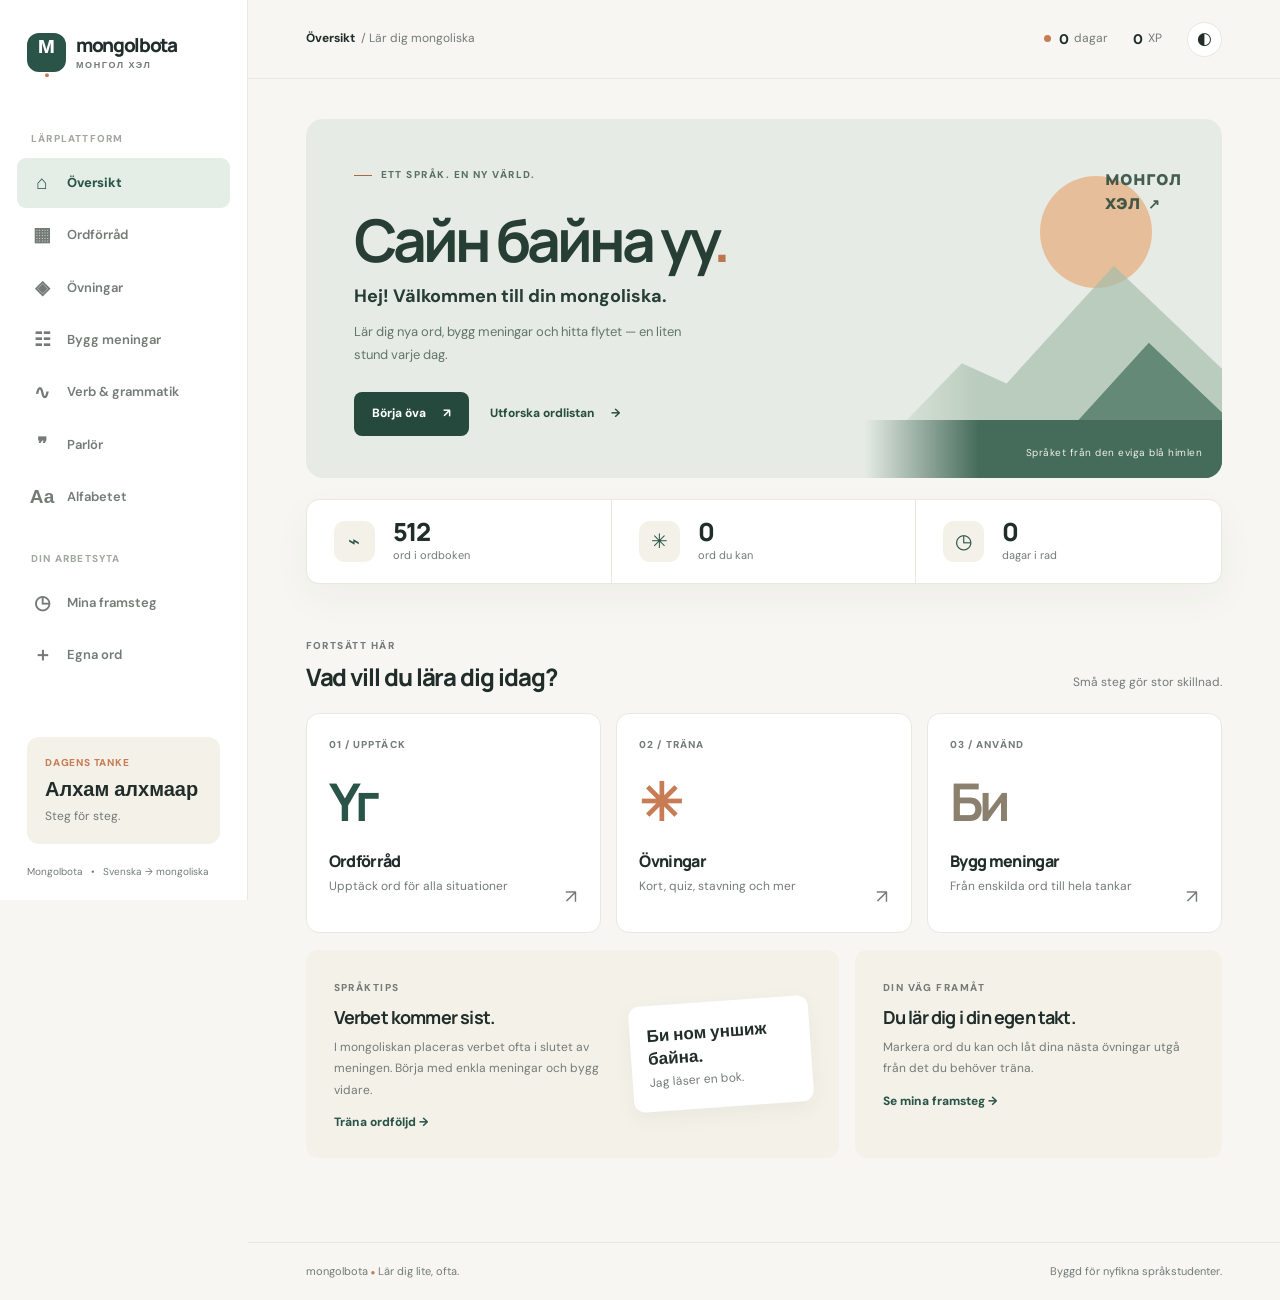
<file: index.html>
<!doctype html>
<html lang="sv">
<head>
  <meta charset="utf-8">
  <meta name="viewport" content="width=device-width, initial-scale=1, viewport-fit=cover">
  <meta name="theme-color" content="#f7f6f2">
  <meta name="description" content="Lär dig mongoliska på svenska. Ordförråd, användbara fraser, grammatik och interaktiva övningar.">
  <title>Mongolbota — Lär dig mongoliska</title>
  <link rel="preconnect" href="https://fonts.googleapis.com">
  <link rel="preconnect" href="https://fonts.gstatic.com" crossorigin>
  <link href="https://fonts.googleapis.com/css2?family=DM+Sans:wght@400;500;600;700&family=Manrope:wght@400;500;600;700;800&display=swap" rel="stylesheet">
  <link rel="stylesheet" href="style.css">
  <script src="data.js" defer></script>
  <script src="app.js" defer></script>
</head>
<body>
  <div class="shell">
    <aside class="sidebar" aria-label="Huvudmeny">
      <a class="logo" href="#hem" aria-label="Mongolbota, till startsidan">
        <span class="logo-mark" aria-hidden="true">м<span>.</span></span>
        <span><strong>mongolbota</strong><small>МОНГОЛ ХЭЛ</small></span>
      </a>
      <p class="nav-caption">LÄRPLATTFORM</p>
      <nav class="nav" id="nav">
        <button data-page="hem" class="nav-link active"><span class="nav-ic">⌂</span> Översikt</button>
        <button data-page="ord" class="nav-link"><span class="nav-ic">▦</span> Ordförråd</button>
        <button data-page="ova" class="nav-link"><span class="nav-ic">◈</span> Övningar</button>
        <button data-page="meningar" class="nav-link"><span class="nav-ic">☷</span> Bygg meningar</button>
        <button data-page="verb" class="nav-link"><span class="nav-ic">∿</span> Verb & grammatik</button>
        <button data-page="parlor" class="nav-link"><span class="nav-ic">❞</span> Parlör</button>
        <button data-page="alfabet" class="nav-link"><span class="nav-ic">Аа</span> Alfabetet</button>
      </nav>
      <p class="nav-caption nav-caption-second">DIN ARBETSYTA</p>
      <nav class="nav">
        <button data-page="framsteg" class="nav-link"><span class="nav-ic">◷</span> Mina framsteg</button>
        <button data-page="minaord" class="nav-link"><span class="nav-ic">＋</span> Egna ord</button>
      </nav>
      <div class="sidebar-bottom">
        <div class="side-note"><span class="side-note-label">Dagens tanke</span><span class="side-note-mn">Алхам алхмаар</span><span>Steg för steg.</span></div>
        <span class="edition">Mongolbota <span>•</span> Svenska → mongoliska</span>
      </div>
    </aside>
    <div class="main-column">
      <header class="topbar">
        <div class="crumb"><span class="crumb-mobile">mongolbota</span><span id="current-location">Översikt</span><span class="crumb-soft">/ Lär dig mongoliska</span></div>
        <div class="top-tools"><span class="top-stat" title="Din dagliga studieaktivitet"><span class="stat-dot"></span><strong id="top-streak">0</strong> dagar</span><span class="top-stat xp-label"><strong id="top-xp">0</strong> XP</span><button class="round-icon" id="theme-btn" title="Växla ljust och mörkt läge" aria-label="Växla färgtema">◐</button></div>
      </header>
      <main id="app-main">
        <section class="page" id="page-hem">
          <div class="hero">
            <div class="hero-text"><span class="eyebrow hero-kicker"><span class="mini-line"></span> ETT SPRÅK. EN NY VÄRLD.</span><h1>Сайн байна уу<span class="hero-dot">.</span></h1><p class="hero-translation">Hej! Välkommen till din mongoliska.</p><p class="hero-desc">Lär dig nya ord, bygg meningar och hitta flytet — en liten stund varje dag.</p><div class="hero-actions"><button class="button dark" data-go="ova">Börja öva <span>↗</span></button><button class="button hero-secondary" data-go="ord">Utforska ordlistan <span>→</span></button></div></div>
            <div class="hero-art" aria-hidden="true"><div class="sun"></div><div class="mount mountain-back"></div><div class="mount mountain-front"></div><div class="ground"></div><div class="hero-script">монгол<br>хэл<span>↗</span></div><div class="art-caption">Språket från den eviga blå himlen</div></div>
          </div>
          <div class="quick-stats" id="home-stats"></div>
          <div class="section-row"><div><span class="eyebrow">FORTSÄTT HÄR</span><h2>Vad vill du lära dig idag?</h2></div><span class="section-hint">Små steg gör stor skillnad.</span></div>
          <div class="learning-grid">
            <button class="learning-card" data-go="ord"><span class="tile-number">01 / UPPTÄCK</span><span class="tile-symbol glyph">Үг</span><span class="tile-copy"><strong>Ordförråd</strong><span>Upptäck ord för alla situationer</span></span><span class="tile-arrow">↗</span></button>
            <button class="learning-card" data-go="ova"><span class="tile-number">02 / TRÄNA</span><span class="tile-symbol">✳</span><span class="tile-copy"><strong>Övningar</strong><span>Kort, quiz, stavning och mer</span></span><span class="tile-arrow">↗</span></button>
            <button class="learning-card" data-go="meningar"><span class="tile-number">03 / ANVÄND</span><span class="tile-symbol glyph">Би</span><span class="tile-copy"><strong>Bygg meningar</strong><span>Från enskilda ord till hela tankar</span></span><span class="tile-arrow">↗</span></button>
          </div>
          <div class="home-bottom"><div class="home-tip"><div><span class="eyebrow">SPRÅKTIPS</span><h3>Verbet kommer sist.</h3><p>I mongoliskan placeras verbet ofta i slutet av meningen. Börja med enkla meningar och bygg vidare.</p><button class="link-button" data-go="meningar">Träna ordföljd <span>→</span></button></div><div class="tip-example"><span>Би ном уншиж байна.</span><small>Jag läser en bok.</small></div></div><div class="home-guide"><span class="eyebrow">DIN VÄG FRAMÅT</span><h3>Du lär dig i din egen takt.</h3><p>Markera ord du kan och låt dina nästa övningar utgå från det du behöver träna.</p><button class="link-button" data-go="framsteg">Se mina framsteg <span>→</span></button></div></div>
        </section>
        <section class="page" id="page-ord" hidden>
          <div class="page-heading"><span class="eyebrow">ORD & BETYDELSE</span><h1>Utforska ordförrådet<span class="period">.</span></h1><p>Från de första hälsningsfraserna till användbara vardagsord. Sök och välj ett ämne.</p></div>
          <div class="word-toolbar"><div class="search-wrap"><span>⌕</span><input type="search" id="word-search" aria-label="Sök ord" placeholder="Sök på svenska, mongoliska eller latin…"></div><select id="word-sort" aria-label="Sortering"><option value="category">Sortera: Kategori</option><option value="az">Mongoliska A–Ö</option><option value="sv">Svenska A–Ö</option></select><button class="button outline" data-go="minaord">+ Lägg till</button></div>
          <div class="filter-strip" id="word-categories"></div><div class="list-meta"><span id="word-count"></span><button class="text-control" id="word-only-saved" aria-pressed="false">☆ Endast sparade</button></div>
          <div class="word-grid" id="word-grid"></div><div class="pagination" id="word-pagination"></div>
        </section>
        <section class="page" id="page-ova" hidden>
          <div class="page-heading"><span class="eyebrow">INTERAKTIV TRÄNING</span><h1>Öva på ditt sätt<span class="period">.</span></h1><p>Alla ord kan förekomma i övningarna. Välj en aktivitet och låt orden komma tillbaka tills de sitter.</p></div>
          <div class="mode-grid" id="mode-grid">
            <button class="mode-tile active" data-mode="kort"><span class="mode-graphic">▤</span><b>Ordkort</b><small>Vänd och repetera</small></button>
            <button class="mode-tile" data-mode="quiz"><span class="mode-graphic">◈</span><b>Flervalsquiz</b><small>Välj rätt översättning</small></button>
            <button class="mode-tile" data-mode="stava"><span class="mode-graphic">Аа</span><b>Stava</b><small>Skriv med kyrilliska</small></button>
            <button class="mode-tile" data-mode="para"><span class="mode-graphic">⇄</span><b>Para ihop</b><small>Hitta rätt par</small></button>
          </div>
          <div class="practice-controls"><label for="practice-category">Träna ämne</label><select id="practice-category"></select><label class="switch-label"><input type="checkbox" id="practice-saved"> Bara sparade ord</label><span class="muted" id="practice-pool-size"></span></div>
          <div class="exercise-card" id="practice-stage" aria-live="polite"></div>
        </section>
        <section class="page" id="page-meningar" hidden>
          <div class="page-heading"><span class="eyebrow">SPRÅK I PRAKTIKEN</span><h1>Bygg meningar<span class="period">.</span></h1><p>Lär dig ordföljd med riktiga vardagsmeningar, eller använd <em>hela ditt ordförråd</em> i strukturerade meningar.</p></div>
          <div class="sentence-tabs" id="sentence-tabs"><button data-sentmode="vardag" class="selected">Vardagliga meningar</button><button data-sentmode="ordbank">Hela ordförrådet</button></div>
          <div class="practice-controls" id="sentence-filters"><label for="sentence-category">Välj innehåll</label><select id="sentence-category"></select><span class="muted" id="sentence-coverage"></span></div>
          <div class="exercise-card sentence-stage"><div class="exercise-top"><span class="eyebrow" id="sent-type">ÖVNING 01</span><span class="muted" id="sent-step"></span></div><div class="thin-progress"><span id="sent-progress"></span></div><p class="prompt-label" id="sent-prompt-label">Bygg meningen på mongoliska</p><h2 class="sentence-question" id="sent-question"></h2><div class="answer-area" id="sent-answer"></div><p class="prompt-label">Välj orden i rätt ordning</p><div class="token-bank" id="sent-bank"></div><div id="sent-feedback" class="feedback"></div><p id="sent-note" class="muted"></p><div class="exercise-footer"><button class="button outline" id="sent-reset">Börja om</button><button class="button subtle" id="sent-skip">Hoppa över</button><button class="button dark push-right" id="sent-check">Kontrollera →</button></div></div>
        </section>
        <section class="page" id="page-verb" hidden>
          <div class="page-heading"><span class="eyebrow">FÖRSTÅ SPRÅKET</span><h1>Verb & grammatik<span class="period">.</span></h1><p>Utforska hur mongoliska verb ändras med tiden, och testa om du kan välja rätt form.</p></div>
          <div class="grammar-grid"><div class="grammar-pick"><div class="eyebrow">VÄLJ ETT VERB</div><div id="verb-list" class="grammar-list"></div></div><div class="grammar-content"><div class="verb-intro" id="verb-title"></div><div class="verb-form-grid" id="verb-forms"></div><div id="verb-note" class="call-note"></div></div></div>
          <div class="exercise-card grammar-quiz"><div class="exercise-top"><div><span class="eyebrow">SNABBÖVNING</span><h2>Vilken verbform passar?</h2></div><button class="button outline" id="verb-next">Ny fråga ↗</button></div><div class="grammar-question" id="verb-question"></div><div class="option-grid" id="verb-options"></div><div id="verb-feedback" class="feedback" aria-live="polite"></div></div>
          <details class="grammar-info"><summary>Vokalharmoni – en snabbguide</summary><p>Ändelser anpassas efter vokalerna i ordets stam. I verböversikten ser du exempel på hur varje ord förändras. Vissa verb har oregelbundna eller anpassade stammar.</p><p>Exempel: <span class="mn">явсан</span> (åkte), <span class="mn">идсэн</span> (åt), <span class="mn">өгсөн</span> (gav).</p></details>
        </section>
        <section class="page" id="page-parlor" hidden>
          <div class="page-heading"><span class="eyebrow">FÖR RESAN OCH VARDAGEN</span><h1>Din mongoliska parlör<span class="period">.</span></h1><p>Fraser för vardag, shopping, resor och möten. Använd ögonikonen för att öva utan facit.</p></div>
          <div class="word-toolbar"><div class="search-wrap"><span>⌕</span><input id="phrase-search" type="search" placeholder="Sök efter en fras…" aria-label="Sök fraser"></div><label class="switch-label reveal-check"><input id="phrase-hide" type="checkbox"> Dölj mongoliskan</label></div><div class="phrase-jump" id="phrase-jump"></div><div id="phrase-list" class="phrase-sections"></div>
        </section>
        <section class="page" id="page-alfabet" hidden>
          <div class="page-heading"><span class="eyebrow">BÖRJA FRÅN GRUNDEN</span><h1>Lär dig alfabetet<span class="period">.</span></h1><p>Mongolisk kyrilliska har 35 bokstäver, inklusive Ө och Ү. Klicka på en bokstav för att se hur den används.</p></div>
          <div class="alphabet-intro"><div><span class="eyebrow">KÄNN IGEN TECKNEN</span><h2>А Б В Г Д <span>Ө Ү</span></h2><p>Vissa bokstäver ser bekanta ut men kan låta annorlunda än på svenska. Uttalsguiden är ungefärlig.</p></div><div class="alphabet-count"><strong>35</strong><span>bokstäver</span></div></div><div class="alphabet-grid" id="alphabet-grid"></div><div class="alphabet-detail" id="alphabet-detail"></div>
        </section>
        <section class="page" id="page-framsteg" hidden>
          <div class="page-heading"><span class="eyebrow">DIN UTVECKLING</span><h1>Mina framsteg<span class="period">.</span></h1><p>Du samlar erfarenhet genom att öva och kan markera vilka ord du redan behärskar. Sparas i den här webbläsaren.</p></div>
          <div class="progress-cards" id="progress-cards"></div><div class="dashboard-split"><div class="box"><span class="eyebrow">ORD I DIN BANK</span><h2>Det du kan växer.</h2><div class="large-meter"><span id="progress-fill"></span></div><p class="muted" id="progress-caption"></p><button class="button dark" data-go="ova">Fortsätt träna →</button></div><div class="box"><span class="eyebrow">SPARAD INFORMATION</span><h2>Dina övningar stannar här.</h2><p>XP, dagar i rad och ord du markerat som kända sparas lokalt. Dina egna ord kan exporteras till en JSON-fil som säkerhetskopia.</p><button class="button outline" id="progress-export">Exportera egna ord ↓</button><button class="text-control reset-link" id="progress-reset">Nollställ XP och inlärda ord</button></div></div>
        </section>
        <section class="page" id="page-minaord" hidden>
          <div class="page-heading"><span class="eyebrow">ANPASSA LÄRPLATTFORMEN</span><h1>Egna ord<span class="period">.</span></h1><p>Fyll på med ord och fraser som du själv vill lära dig. De kommer automatiskt med i samtliga ordövningar och i meningsövningarna med hela ordförrådet.</p></div>
          <div class="edit-grid"><div class="box"><span class="eyebrow">ETT ORD I TAGET</span><h2>Lägg till ett ord</h2><form id="word-form" class="add-form"><label>Mongoliska (kyrilliska)<input id="new-mn" required maxlength="90" placeholder="Жишээ нь: Хайр" autocomplete="off"></label><label>Svensk översättning<input id="new-sv" required maxlength="150" placeholder="T.ex. kärlek" autocomplete="off"></label><label>Kategori<input id="new-cat" list="category-suggestions" placeholder="Välj eller skriv eget ämne" maxlength="48" autocomplete="off"></label><datalist id="category-suggestions"></datalist><label>Anteckning (valfritt)<input id="new-note" maxlength="250" placeholder="T.ex. användning eller uttal"></label><button type="submit" class="button dark">Spara ord →</button></form></div><div class="box"><span class="eyebrow">FLERA ORD PÅ EN GÅNG</span><h2>Importera JSON</h2><p>Du kan importera en lista med samma format som <code>words.json</code>. Dubbletter hoppas över. Inget konto behövs.</p><textarea id="json-input" rows="8" spellcheck="false" aria-label="Klistra in JSON" placeholder='[{"mn":"Морь","sv":"Häst","cat":"Djur"}]'></textarea><div class="button-row"><button id="json-import" class="button outline">Importera ord</button><button id="words-export" class="button subtle">Exportera egna ↓</button></div><p class="muted">Vid publicering kan du även redigera <code>words.json</code> för att ändra grundlistan.</p></div></div>
          <div class="box own-box"><div class="section-row compact"><div><span class="eyebrow">SPARADE I WEBBLÄSAREN</span><h2>Mina tillagda ord</h2></div><span class="muted" id="own-count">0 ord</span></div><div id="own-list"></div></div>
        </section>
      </main>
      <footer class="footer"><span>mongolbota <span class="footer-dot">●</span> Lär dig lite, ofta.</span><span>Byggd för nyfikna språkstudenter.</span></footer>
    </div>
  </div>
  <nav class="mobile-nav" aria-label="Mobilnavigation"><button data-page="hem" class="active"><span>⌂</span>Hem</button><button data-page="ord"><span>▦</span>Ord</button><button data-page="ova"><span>◈</span>Öva</button><button data-page="meningar"><span>☷</span>Meningar</button><button data-page="mer"><span>☰</span>Mer</button></nav>
  <div id="mobile-menu" class="mobile-menu" hidden><div class="mobile-menu-head"><strong>Utforska mer</strong><button id="mobile-close" aria-label="Stäng menyn">✕</button></div><button data-page="verb">Verb & grammatik →</button><button data-page="parlor">Parlör →</button><button data-page="alfabet">Alfabetet →</button><button data-page="framsteg">Mina framsteg →</button><button data-page="minaord">Egna ord →</button></div>
  <div id="toast" role="status" class="toast" hidden></div>
</body>
</html>
</file>
<file: style.css>
:root{--bg:#f7f6f2;--surface:#fff;--ink:#212d2a;--muted:#747b76;--line:#e7e8e1;--green:#295447;--green-2:#386b5d;--sage:#e4eee6;--orange:#c87c55;--peach:#f1e5d8;--paper:#f4f1e9;--shadow:0 14px 38px rgba(37,59,48,.045);--radius:15px;color-scheme:light}
:root[data-theme="dark"]{--bg:#181d1b;--surface:#222927;--ink:#edf0e9;--muted:#a0aba4;--line:#38403b;--green:#d0e9d7;--green-2:#b6dbc3;--sage:#354c3e;--orange:#eda77d;--peach:#42382f;--paper:#292f2b;--shadow:0 14px 38px rgba(0,0,0,.1);color-scheme:dark}
*,*::before,*::after{box-sizing:border-box}html{scroll-behavior:smooth;scroll-padding-top:90px}body{margin:0;background:var(--bg);color:var(--ink);font:14px/1.6 'DM Sans',sans-serif;-webkit-font-smoothing:antialiased}button,input,textarea,select{font:inherit}button{cursor:pointer}button:disabled{cursor:default;opacity:.5}a{color:inherit;text-decoration:none}[hidden]{display:none!important}:focus-visible{outline:2px solid var(--orange);outline-offset:3px}h1,h2,h3,p{margin:0}h1,h2,h3{font-family:Manrope,'DM Sans',sans-serif;letter-spacing:-.045em;line-height:1.27}h1{font-size:clamp(32px,3.8vw,49px);font-weight:700}h2{font-size:24px;font-weight:750}h3{font-size:18px}small{font-size:12px}button{color:inherit}.mn,.glyph{font-family:'DM Sans',sans-serif;letter-spacing:-.025em}.muted{color:var(--muted);font-size:13px}.eyebrow{font-size:10px;font-weight:800;letter-spacing:.145em;color:var(--muted)}.period{color:var(--orange)}.shell{display:grid;grid-template-columns:248px minmax(0,1fr);min-height:100vh}.sidebar{position:sticky;top:0;height:100vh;background:var(--surface);border-right:1px solid var(--line);display:flex;flex-direction:column;padding:33px 17px 18px;overflow:auto;z-index:20}.logo{display:flex;gap:10px;align-items:center;padding:0 10px;margin-bottom:59px}.logo-mark{width:39px;height:39px;border-radius:12px;background:var(--green);color:var(--surface);display:grid;place-items:center;font-size:24px;font-weight:700;line-height:1}.logo-mark span{color:var(--orange)}.logo strong{display:block;letter-spacing:-.07em;font-family:Manrope,sans-serif;font-size:19px;font-weight:800;line-height:1.3}.logo small{display:block;letter-spacing:.18em;font-size:9px;font-weight:700;color:var(--muted)}.nav-caption{padding:0 14px;margin:0 0 11px;font-size:10px;font-weight:800;letter-spacing:.12em;color:#a1a8a0}.nav-caption-second{margin-top:28px}.nav{display:grid;gap:2px}.nav-link{display:flex;align-items:center;gap:13px;background:transparent;text-align:left;border:0;width:100%;padding:10px 13px;border-radius:9px;font-weight:600;font-size:13px;color:var(--muted);transition:background .16s,color .16s}.nav-link:hover{color:var(--ink);background:var(--bg)}.nav-link.active{background:var(--sage);color:var(--green);font-weight:800}.nav-ic{font-size:19px;width:24px;display:inline-flex;align-items:center;justify-content:center;color:inherit;font-family:'DM Sans',sans-serif;font-weight:600}.sidebar-bottom{margin-top:auto;padding:24px 10px 2px}.side-note{background:var(--paper);border-radius:12px;padding:18px;display:grid;gap:3px;color:var(--muted);font-size:12px}.side-note-label{font-size:10px;letter-spacing:.08em;font-weight:800;color:var(--orange);text-transform:uppercase}.side-note-mn{color:var(--ink);font-size:20px;font-weight:700;line-height:1.5}.edition{display:block;font-size:10px;color:var(--muted);margin-top:20px}.edition span{margin:0 5px}.main-column{min-width:0;display:flex;flex-direction:column}.topbar{height:79px;display:flex;align-items:center;justify-content:space-between;padding:0 clamp(24px,4.5vw,74px);border-bottom:1px solid var(--line);background:var(--bg);position:sticky;top:0;z-index:10}.crumb{font-size:12px;font-weight:750}.crumb-mobile{display:none}.crumb-soft{font-weight:400;color:var(--muted);margin-left:6px}.top-tools{display:flex;align-items:center;gap:25px}.top-stat{display:flex;align-items:center;gap:5px;font-size:12px;color:var(--muted)}.top-stat strong{font-size:14px;color:var(--ink);font-weight:800}.stat-dot{width:7px;height:7px;background:var(--orange);border-radius:50%;margin-right:3px}.round-icon{border:1px solid var(--line);border-radius:50%;width:35px;height:35px;background:var(--surface);font-size:17px}main{width:min(100%,1280px);margin:0 auto;padding:40px clamp(24px,4.5vw,74px) 84px;flex:1}.page{animation:page-in .22s ease-out}@keyframes page-in{from{opacity:.65;transform:translateY(5px)}to{opacity:1;transform:translateY(0)}}.footer{padding:20px clamp(24px,4.5vw,74px);display:flex;justify-content:space-between;gap:14px;border-top:1px solid var(--line);font-size:11px;color:var(--muted)}.footer-dot{color:var(--orange);font-size:8px}.page-heading{margin:8px 0 31px}.page-heading h1{margin:8px 0 11px}.page-heading p{font-size:14px;max-width:630px;color:var(--muted);line-height:1.8}.hero{display:grid;grid-template-columns:1.22fr .78fr;min-height:347px;border-radius:17px;background:#e6ece5;overflow:hidden;color:#273e34}.hero-text{padding:48px 20px 42px 48px;display:flex;flex-direction:column;align-items:flex-start;justify-content:center;z-index:1}.hero-kicker{color:#5a7065;display:flex;align-items:center;gap:9px}.mini-line{width:18px;height:1px;background:#a66a48}.hero h1{font-size:clamp(37px,4.6vw,60px);letter-spacing:-.067em;font-family:Manrope,sans-serif;margin:20px 0 2px;white-space:nowrap}.hero-dot{color:#bb764e}.hero-translation{font-weight:750;font-size:18px;margin:2px 0 9px}.hero-desc{max-width:340px;color:#627569;line-height:1.8;font-size:13px}.hero-actions{display:flex;gap:12px;align-items:center;margin-top:26px;flex-wrap:wrap}.button{border:1px solid transparent;padding:11px 17px;border-radius:8px;display:inline-flex;align-items:center;justify-content:center;gap:17px;font-size:12px;font-weight:750;min-height:42px;transition:transform .15s,border-color .15s,background .15s}.button:hover:not(:disabled){transform:translateY(-1px)}.button.dark{background:#254a3d;color:#fff}.button.outline{border-color:var(--line);background:var(--surface);color:var(--ink)}.button.subtle{background:transparent;color:var(--muted)}.hero-secondary{background:transparent;color:#284e3e;padding-inline:8px}.hero-art{position:relative;overflow:hidden;isolation:isolate}.hero-art::after{content:'';position:absolute;inset:0 0 0 -1px;background:linear-gradient(90deg,#e6ece5 0%,transparent 32%);pointer-events:none}.sun{position:absolute;width:112px;height:112px;border-radius:50%;background:#e7be9a;right:70px;top:57px}.mount{position:absolute;bottom:-24px;width:125%;left:0;height:80%;clip-path:polygon(0 80%,15% 56%,25% 63%,49% 22%,78% 65%,92% 51%,100% 70%,100% 100%,0 100%)}.mountain-back{background:#a5bdac;opacity:.68;transform:translate(30px,-12px)}.mountain-front{background:#648a77;transform:translate(65px,65px)}.ground{position:absolute;height:58px;bottom:0;left:0;right:0;background:#456c5a}.hero-script{position:absolute;top:47px;right:41px;z-index:1;font-family:Manrope,sans-serif;font-weight:800;font-size:20px;line-height:1.2;color:#274638;opacity:.85}.hero-script span{font-size:14px;margin-left:8px}.art-caption{position:absolute;bottom:17px;right:20px;z-index:1;font-size:10px;letter-spacing:.05em;color:#eef1e6}.quick-stats{display:grid;grid-template-columns:repeat(3,1fr);background:var(--surface);border:1px solid var(--line);border-radius:13px;margin:21px 0 49px;box-shadow:var(--shadow)}.quick-stat{padding:18px 27px;display:flex;align-items:center;gap:18px}.quick-stat:not(:last-child){border-right:1px solid var(--line)}.quick-stat strong{font-family:Manrope,sans-serif;font-size:25px;font-weight:800;letter-spacing:-.05em;line-height:1.1}.quick-stat span{display:block;color:var(--muted);font-size:11px}.quick-stat .q-icon{width:41px;height:41px;border-radius:11px;background:var(--paper);color:var(--green);font-size:20px;display:grid;place-items:center;flex:0 0 auto}.section-row{display:flex;align-items:end;justify-content:space-between;gap:20px;margin:0 0 21px}.section-row h2{margin-top:7px}.section-hint{font-size:12px;color:var(--muted)}.learning-grid{display:grid;grid-template-columns:repeat(3,minmax(0,1fr));gap:15px}.learning-card{min-width:0;text-align:left;background:var(--surface);border:1px solid var(--line);border-radius:13px;padding:23px 22px 19px;min-height:220px;display:flex;flex-direction:column;position:relative;transition:border-color .2s,transform .2s,box-shadow .2s}.learning-card:hover{transform:translateY(-3px);border-color:#9db9a7;box-shadow:var(--shadow)}.tile-number{font-size:10px;font-weight:800;letter-spacing:.11em;color:var(--muted)}.tile-symbol{font-family:Manrope,sans-serif;color:var(--green);font-size:52px;font-weight:700;line-height:1.3;letter-spacing:-.075em;margin:15px 0 13px}.learning-card:nth-child(2) .tile-symbol{color:var(--orange)}.learning-card:nth-child(3) .tile-symbol{color:#8b806e}.tile-copy strong{font-family:Manrope,sans-serif;display:block;font-size:16px;letter-spacing:-.04em;font-weight:800}.tile-copy span{color:var(--muted);font-size:12px;margin-top:2px;display:block}.tile-arrow{position:absolute;right:23px;bottom:20px;font-size:19px;color:var(--muted)}.home-bottom{display:grid;grid-template-columns:1.45fr 1fr;gap:16px;margin-top:17px}.home-tip,.home-guide{background:var(--paper);padding:25px 28px;min-height:195px;border-radius:12px}.home-tip{display:flex;gap:20px;justify-content:space-between;align-items:center}.home-tip h3,.home-guide h3{margin:8px 0}.home-tip p,.home-guide p{color:var(--muted);font-size:12px;line-height:1.8;max-width:360px}.link-button{border:0;background:transparent;color:var(--green);font-weight:800;font-size:12px;padding:12px 0 0}.tip-example{flex:0 0 180px;background:var(--surface);border-radius:11px;padding:19px 17px;transform:rotate(-4deg);box-shadow:0 7px 20px #233b2d0d;display:grid;gap:3px}.tip-example span{font-size:17px;font-weight:750;line-height:1.35}.tip-example small{color:var(--muted)}
/* Vocabulary */
.word-toolbar{display:flex;gap:11px;flex-wrap:wrap;margin-bottom:18px}.search-wrap{flex:1 1 310px;display:flex;align-items:center;position:relative}.search-wrap>span{position:absolute;left:15px;font-size:23px;color:var(--muted);line-height:1}.search-wrap input{padding-left:46px;width:100%;height:45px;background:var(--surface);border:1px solid var(--line);border-radius:9px;outline:none}.word-toolbar select,.practice-controls select,.add-form input,textarea{height:45px;background:var(--surface);border:1px solid var(--line);border-radius:9px;padding:0 13px;outline:none;color:var(--ink)}.word-toolbar select:focus,.practice-controls select:focus,.search-wrap input:focus,.add-form input:focus,textarea:focus{border-color:var(--green-2)}.filter-strip,.phrase-jump{display:flex;gap:7px;overflow-x:auto;padding:2px 0 15px;margin-bottom:1px;scrollbar-width:thin}.pill{border:1px solid var(--line);background:var(--surface);color:var(--muted);padding:7px 12px;border-radius:30px;font-size:12px;white-space:nowrap;font-weight:650}.pill.active,.pill[aria-pressed="true"]{background:var(--green);border-color:var(--green);color:var(--surface)}.list-meta{display:flex;align-items:center;justify-content:space-between;margin:6px 0 14px;font-size:12px;color:var(--muted)}.text-control{border:0;background:transparent;font-size:12px;color:var(--muted);font-weight:700}.text-control[aria-pressed="true"]{color:var(--orange)}.word-grid{display:grid;grid-template-columns:repeat(3,minmax(0,1fr));gap:13px}.word-card{background:var(--surface);padding:17px 19px;border:1px solid var(--line);border-radius:11px;min-height:143px;position:relative;display:flex;flex-direction:column}.word-card>small{font-size:10px;color:var(--muted);letter-spacing:.07em;text-transform:uppercase;font-weight:750;padding-right:48px;line-height:1.4}.word-card .word-mn{font-size:23px;line-height:1.38;font-weight:700;margin-top:11px;overflow-wrap:anywhere}.word-card .word-tr{color:var(--muted);font-size:11px;margin:0 0 5px;word-break:break-word}.word-card .word-sv{font-size:13px;font-weight:650;margin-top:auto;overflow-wrap:anywhere}.word-actions{position:absolute;right:10px;top:10px;display:flex;gap:3px}.icon-button{display:grid;place-items:center;width:30px;height:30px;border:0;background:transparent;color:var(--muted);border-radius:7px;font-size:18px}.icon-button:hover{background:var(--paper);color:var(--ink)}.icon-button.bookmarked{color:var(--orange)}.word-note{font-size:11px;color:var(--muted);margin-top:7px}.pagination{display:flex;justify-content:center;gap:10px;align-items:center;margin:21px 0}.pagination span{color:var(--muted);font-size:12px}.empty-state{grid-column:1/-1;padding:28px;background:var(--surface);border:1px dashed var(--line);border-radius:10px;color:var(--muted)}
/* Practice */
.mode-grid{display:grid;grid-template-columns:repeat(4,minmax(0,1fr));gap:12px;margin-bottom:23px}.mode-tile{text-align:left;border:1px solid var(--line);background:var(--surface);border-radius:11px;padding:19px;display:grid;gap:3px;transition:background .15s,border-color .15s}.mode-tile.active{background:var(--sage);border-color:#9ab7a2}.mode-graphic{font-size:27px;line-height:1.25;color:var(--green);height:45px;display:block;font-family:Manrope,sans-serif}.mode-tile b{font-size:13px;font-weight:800}.mode-tile small{color:var(--muted)}.practice-controls{display:flex;align-items:center;gap:12px;flex-wrap:wrap;margin:0 0 18px;font-size:12px}.practice-controls>label:not(.switch-label){font-weight:750}.practice-controls select{min-width:195px;height:39px;font-size:12px}.switch-label{display:inline-flex;align-items:center;gap:7px;color:var(--muted);font-size:12px;white-space:nowrap}.switch-label input{accent-color:var(--green)}.practice-controls>.muted{margin-left:auto}.exercise-card{background:var(--surface);border:1px solid var(--line);border-radius:15px;padding:32px;min-height:390px;box-shadow:var(--shadow)}.exercise-top{display:flex;justify-content:space-between;gap:14px;align-items:center}.exercise-top h2{font-size:20px;margin-top:4px}.thin-progress{background:var(--paper);height:5px;border-radius:99px;margin:18px 0 27px;overflow:hidden}.thin-progress span{display:block;height:100%;background:var(--green-2);transition:width .15s;width:0}.exercise-centered{display:grid;place-items:center;gap:12px;min-height:250px;text-align:center}.flashcard{width:min(100%,560px);min-height:260px;background:var(--paper);border:1px solid var(--line);border-radius:12px;display:flex;flex-direction:column;align-items:center;justify-content:center;gap:13px;padding:28px;cursor:pointer;text-align:center}.flashcard:focus-visible{outline-color:var(--orange)}.flashcard .large-mn{font-size:clamp(28px,4vw,43px);line-height:1.35;font-weight:750;word-break:break-word}.flashcard .large-sv{font-size:clamp(22px,3vw,31px);font-weight:700;line-height:1.35}.flashcard p{color:var(--muted);font-size:12px}.flashcard .translation{font-size:16px;font-weight:700}.flashcard .translit{font-size:13px;color:var(--muted)}.exercise-footer{display:flex;align-items:center;gap:11px;flex-wrap:wrap;margin-top:22px}.push-right{margin-left:auto}.feedback{font-size:13px;font-weight:700;min-height:22px;margin-top:17px}.feedback.ok{color:#31805a}.feedback.error{color:#b7584e}.choice-prompt{margin:27px 0;font-size:29px;font-weight:750;overflow-wrap:anywhere}.prompt-label{color:var(--muted);font-size:11px;font-weight:700;margin:19px 0 9px}.option-grid{display:grid;grid-template-columns:repeat(2,minmax(0,1fr));gap:10px}.option{padding:17px 18px;border:1px solid var(--line);background:var(--bg);border-radius:9px;text-align:left;font-size:15px;min-height:62px;line-height:1.5;word-wrap:break-word}.option:hover:not(:disabled){border-color:var(--green-2)}.option.right{border-color:#63a17b;background:#ecf6ee;color:#245d3a}.option.wrong{border-color:#dd9992;background:#fff2f0;color:#9e4b44}.spell-question{font-size:23px;font-weight:750;margin:18px 0}.spell-field{height:62px;width:100%;border:1px solid var(--line);border-radius:9px;background:var(--paper);padding:0 18px;font-size:24px;font-weight:700;letter-spacing:.01em;outline:0}.keyboard{margin-top:22px;max-width:660px}.kbd-row{display:flex;justify-content:center;gap:4px;margin-bottom:4px}.key{min-width:0;flex:1 1 0;border:1px solid var(--line);background:var(--surface);border-radius:5px;padding:8px 0;font-size:14px}.key.wide{flex:3}.match-grid{display:grid;grid-template-columns:1fr 1fr;gap:13px;margin-top:21px}.match-col{display:grid;gap:7px;align-content:start}.match-button{border:1px solid var(--line);background:var(--bg);border-radius:8px;padding:13px;min-height:53px;font-size:13px;text-align:left;overflow-wrap:anywhere}.match-button.mn{font-size:16px}.match-button.selected{border-color:var(--green-2);background:var(--sage)}.match-button.matched{border-color:#76ae8e;background:#eaf5eb;color:#387451;opacity:.75}.match-button.wrong{border-color:#d78d85}.sentence-tabs{display:flex;gap:6px;border-bottom:1px solid var(--line);margin-bottom:20px}.sentence-tabs button{border:0;background:transparent;padding:12px 17px;border-bottom:3px solid transparent;color:var(--muted);font-weight:700;font-size:13px}.sentence-tabs button.selected{border-bottom-color:var(--green);color:var(--ink)}.sentence-stage{min-height:425px}.sentence-question{font-size:clamp(18px,2.7vw,27px);margin:6px 0 23px;letter-spacing:-.025em;line-height:1.5}.answer-area{border:1px dashed #bbc5bc;min-height:78px;padding:13px;display:flex;align-items:center;flex-wrap:wrap;gap:7px;border-radius:9px;background:var(--paper)}.answer-area.correct{border-color:#4c9b69;background:#ebf5ee}.answer-area.error{border-color:#c47975}.token-bank{display:flex;gap:7px;flex-wrap:wrap;min-height:53px;align-items:start}.word-token{border:1px solid var(--line);background:var(--surface);border-radius:7px;padding:8px 13px;font-size:16px;font-weight:700}.word-token:hover{border-color:var(--green-2)}.answer-area .word-token{background:var(--green);color:var(--surface);border-color:var(--green)}
/* Grammar */
.grammar-grid{display:grid;grid-template-columns:225px minmax(0,1fr);gap:18px}.grammar-pick{background:var(--surface);border:1px solid var(--line);border-radius:12px;padding:15px;align-self:start}.grammar-pick .eyebrow{padding:7px}.grammar-list{display:grid;gap:2px;max-height:515px;overflow-y:auto;margin-top:9px}.grammar-list button{display:flex;justify-content:space-between;gap:10px;background:transparent;border:0;text-align:left;border-radius:7px;padding:9px;color:var(--muted)}.grammar-list button.active{background:var(--sage);color:var(--green)}.grammar-list strong{font-size:16px;color:var(--ink)}.grammar-list small{color:var(--muted)}.grammar-content{min-width:0}.verb-intro{display:flex;align-items:baseline;gap:12px;flex-wrap:wrap;margin-bottom:15px}.verb-intro strong{font-size:33px;font-weight:800}.verb-intro span{color:var(--muted)}.verb-form-grid{display:grid;grid-template-columns:repeat(2,minmax(0,1fr));gap:10px}.verb-form{background:var(--surface);border:1px solid var(--line);padding:17px;border-radius:10px;min-width:0}.verb-form small{font-size:10px;letter-spacing:.08em;font-weight:800;color:var(--muted);text-transform:uppercase}.verb-form .form-mn{display:block;font-size:22px;font-weight:750;overflow-wrap:anywhere;margin:8px 0 2px}.suffix{color:var(--orange)}.verb-form .form-sv{font-size:12px;color:var(--muted)}.call-note{padding:16px 18px;margin-top:12px;border-left:3px solid var(--orange);background:var(--paper);font-size:12px;color:var(--muted);border-radius:2px 8px 8px 2px}.grammar-quiz{margin-top:22px;min-height:0}.grammar-question{font-size:clamp(21px,2.5vw,28px);font-weight:750;margin:26px 0 20px}.grammar-info{border:1px solid var(--line);border-radius:12px;background:var(--surface);padding:18px 22px;margin-top:18px}.grammar-info summary{font-weight:800;cursor:pointer}.grammar-info p{margin-top:12px;color:var(--muted);font-size:13px}
/* Phrasebook */
.phrase-jump{flex-wrap:wrap;overflow:visible;margin:6px 0 28px}.phrase-sections{display:grid;gap:24px}.phrase-section{background:var(--surface);border:1px solid var(--line);border-radius:12px;padding:25px;scroll-margin-top:95px}.phrase-section h2{font-size:23px;margin:4px 0 8px}.phrase-section>p{font-size:12px;color:var(--muted);max-width:820px;margin:0 0 18px}.phrase-section h3{font-size:16px;margin:25px 0 10px}.phrase-table{width:100%;border-collapse:collapse}.phrase-table th{text-align:left;color:var(--muted);font-weight:800;font-size:10px;letter-spacing:.1em;padding:9px 10px;border-bottom:1px solid var(--line)}.phrase-table td{padding:12px 10px;border-bottom:1px solid var(--line);width:33.33%;vertical-align:top;font-size:13px;overflow-wrap:anywhere}.phrase-table tr:last-child td{border-bottom:0}.phrase-table .mn{font-size:16px;font-weight:700}.phrase-table .pron{color:var(--muted);font-size:11px}.phrase-table .blur{filter:blur(5px);cursor:pointer;user-select:none}.phrase-table .blur.revealed{filter:none}.phrase-list{color:var(--muted);font-size:13px;line-height:1.8;margin-top:14px;padding-left:23px}
/* Alphabet */
.alphabet-intro{display:flex;justify-content:space-between;gap:15px;align-items:center;border-radius:12px;padding:27px 32px;background:var(--sage);margin-bottom:20px}.alphabet-intro h2{font-size:clamp(25px,3.8vw,40px);margin:9px 0}.alphabet-intro h2 span{color:var(--orange)}.alphabet-intro p{max-width:490px;color:var(--muted);font-size:12px}.alphabet-count{border-left:1px solid #9ab39d;padding:0 20px;display:grid;text-align:center;color:var(--green)}.alphabet-count strong{font-size:46px;line-height:1}.alphabet-count span{font-size:11px}.alphabet-grid{display:grid;grid-template-columns:repeat(7,minmax(0,1fr));gap:10px}.alpha-button{display:flex;flex-direction:column;align-items:center;gap:5px;border:1px solid var(--line);background:var(--surface);border-radius:10px;padding:17px 4px 11px;min-width:0}.alpha-button:hover,.alpha-button.active{border-color:var(--green-2);background:var(--sage)}.alpha-button strong{font-size:30px;line-height:1.3}.alpha-button small{color:var(--muted);font-size:10px}.alphabet-detail{background:var(--surface);border:1px solid var(--line);border-radius:12px;margin-top:20px;padding:24px}.alphabet-detail strong{font-size:40px}.alphabet-detail p{color:var(--muted);font-size:13px}
/* Progress/edit */
.progress-cards{display:grid;grid-template-columns:repeat(4,1fr);gap:13px;margin-bottom:19px}.progress-card{border:1px solid var(--line);border-radius:12px;background:var(--surface);padding:23px}.progress-card strong{display:block;font-size:34px;font-weight:800;font-family:Manrope,sans-serif;letter-spacing:-.06em}.progress-card span{font-size:12px;color:var(--muted)}.dashboard-split,.edit-grid{display:grid;grid-template-columns:1fr 1fr;gap:17px}.box{background:var(--surface);padding:27px;border:1px solid var(--line);border-radius:13px}.box h2{margin:8px 0 11px;font-size:21px}.box p{font-size:13px;color:var(--muted);margin-bottom:20px;line-height:1.8}.box .button{margin-top:9px}.large-meter{width:100%;height:9px;background:var(--paper);margin:22px 0 12px;border-radius:20px;overflow:hidden}.large-meter span{display:block;height:100%;background:var(--green-2)}.reset-link{display:block;margin-top:22px;padding:0;color:var(--orange)}.add-form{display:grid;gap:13px}.add-form label{display:grid;gap:5px;font-size:12px;font-weight:800}.add-form input{width:100%;font-weight:400}.add-form .button{justify-self:start}.box textarea{width:100%;height:auto;min-height:160px;padding:14px;line-height:1.6;resize:vertical;font:12px/1.6 monospace}.button-row{display:flex;flex-wrap:wrap;gap:6px}.own-box{margin-top:18px}.section-row.compact{margin:0 0 17px}.own-item{display:flex;justify-content:space-between;align-items:center;gap:12px;padding:13px 0;border-top:1px solid var(--line)}.own-item strong{font-size:17px}.own-item p{margin:0;font-size:11px}.own-item button{border:0;color:#b05e57;background:transparent;font-size:12px;font-weight:750}.toast{position:fixed;bottom:28px;left:50%;transform:translateX(-50%);background:#1f382b;color:#fff;padding:12px 18px;box-shadow:0 12px 36px #15231633;border-radius:9px;z-index:80;max-width:calc(100% - 24px);text-align:center;font-size:12px}.mobile-nav,.mobile-menu{display:none}
@media(max-width:1190px){.hero-text{padding-left:31px}.hero h1{font-size:clamp(34px,4vw,50px)}.tip-example{display:none}.quick-stat{padding:17px 14px}.quick-stat strong{font-size:22px}.word-grid{grid-template-columns:repeat(2,minmax(0,1fr))}.alphabet-grid{grid-template-columns:repeat(5,minmax(0,1fr))}.mode-grid{grid-template-columns:repeat(2,1fr)}}
@media(max-width:930px){.shell{grid-template-columns:1fr}.sidebar{display:none}.topbar{height:66px;padding:0 23px}.crumb-mobile{display:inline;font-family:Manrope,sans-serif;font-weight:800;margin-right:18px;letter-spacing:-.055em}.crumb-soft{display:none}main{padding:29px 24px 106px}.footer{padding:20px 24px}.mobile-nav{position:fixed;bottom:0;left:0;right:0;height:calc(67px + env(safe-area-inset-bottom));padding:0 11px env(safe-area-inset-bottom);background:var(--surface);border-top:1px solid var(--line);z-index:30;display:grid;grid-template-columns:repeat(5,1fr)}.mobile-nav button{display:grid;place-content:center;gap:2px;border:0;background:transparent;font-size:10px;color:var(--muted);padding:7px 3px;line-height:1.2}.mobile-nav button span{font-size:20px}.mobile-nav button.active{color:var(--green);font-weight:800}.mobile-menu:not([hidden]){position:fixed;display:grid;gap:5px;bottom:calc(69px + env(safe-area-inset-bottom));right:11px;left:11px;max-width:460px;margin-left:auto;background:var(--surface);border:1px solid var(--line);border-radius:13px;padding:18px;box-shadow:0 12px 40px #0002;z-index:29}.mobile-menu button{border:0;text-align:left;background:var(--bg);border-radius:7px;padding:11px 15px;font-weight:700}.mobile-menu-head{display:flex;align-items:center;justify-content:space-between;margin-bottom:8px}.mobile-menu-head button{background:transparent;font-size:18px;padding:0 4px}.toast{bottom:90px}}
@media(max-width:650px){.hero{grid-template-columns:1fr;min-height:0}.hero-text{padding:34px 26px 38px}.hero h1{font-size:clamp(35px,10vw,55px);margin-top:16px}.hero-desc{max-width:unset}.hero-art{display:none}.quick-stats{margin-bottom:33px}.quick-stat{padding:13px 9px;gap:7px;display:grid;justify-content:center;text-align:center}.quick-stat .q-icon{display:none}.quick-stat strong{font-size:23px}.quick-stat span{font-size:10px}.section-row{align-items:start}.section-row h2{font-size:20px}.section-hint{display:none}.learning-grid{grid-template-columns:1fr}.learning-card{min-height:118px;padding:18px 20px;display:grid;grid-template-columns:1fr auto;align-content:space-between}.tile-number{grid-column:1}.tile-symbol{grid-column:2;grid-row:1/3;font-size:33px;margin:0 28px 0 0}.tile-copy{grid-column:1}.tile-arrow{bottom:18px}.home-bottom{grid-template-columns:1fr}.home-tip,.home-guide{min-height:0;padding:23px}.top-tools{gap:12px}.top-stat{font-size:10px}.top-stat strong{font-size:12px}.xp-label{display:none}h1{font-size:32px}.word-grid{grid-template-columns:1fr 1fr;gap:8px}.word-card{padding:14px 13px;min-height:137px}.word-card .word-mn{font-size:20px}.word-card .word-sv{font-size:12px}.word-card>small{font-size:9px}.word-actions{right:5px;top:5px}.word-toolbar select{flex:1 1 130px;font-size:12px}.mode-grid{gap:8px}.mode-tile{padding:13px}.exercise-card{padding:21px 17px}.option-grid{grid-template-columns:1fr}.option{min-height:52px;padding:12px 15px}.grammar-grid{grid-template-columns:1fr}.grammar-pick{padding:12px}.grammar-list{display:flex;overflow-x:auto;max-height:none;gap:4px}.grammar-list button{white-space:nowrap;display:grid;padding:8px 12px}.verb-form-grid{grid-template-columns:1fr 1fr}.verb-form{padding:13px}.verb-form .form-mn{font-size:19px}.alphabet-grid{grid-template-columns:repeat(5,1fr);gap:7px}.alpha-button{padding:12px 4px}.alpha-button strong{font-size:24px}.alphabet-intro{padding:20px}.alphabet-count{display:none}.progress-cards{grid-template-columns:repeat(2,1fr)}.progress-card{padding:17px}.dashboard-split,.edit-grid{grid-template-columns:1fr}.phrase-section{padding:17px 10px}.phrase-table td{padding:10px 5px;font-size:11px}.phrase-table .mn{font-size:13px}.phrase-table .pron{font-size:10px}.phrase-table th{padding:7px 4px}.footer{display:none}.sentence-tabs button{padding:11px 9px;font-size:12px}.practice-controls>.muted{margin-left:0;width:100%}.word-token{font-size:14px;padding:7px 10px}}
@media(max-width:370px){.word-grid{grid-template-columns:1fr}.word-card{min-height:125px}.top-stat{display:none}.alphabet-grid{grid-template-columns:repeat(4,1fr)}}
@media(prefers-reduced-motion:reduce){*,*::before,*::after{animation:none!important;transition:none!important;scroll-behavior:auto!important}}
</file>
